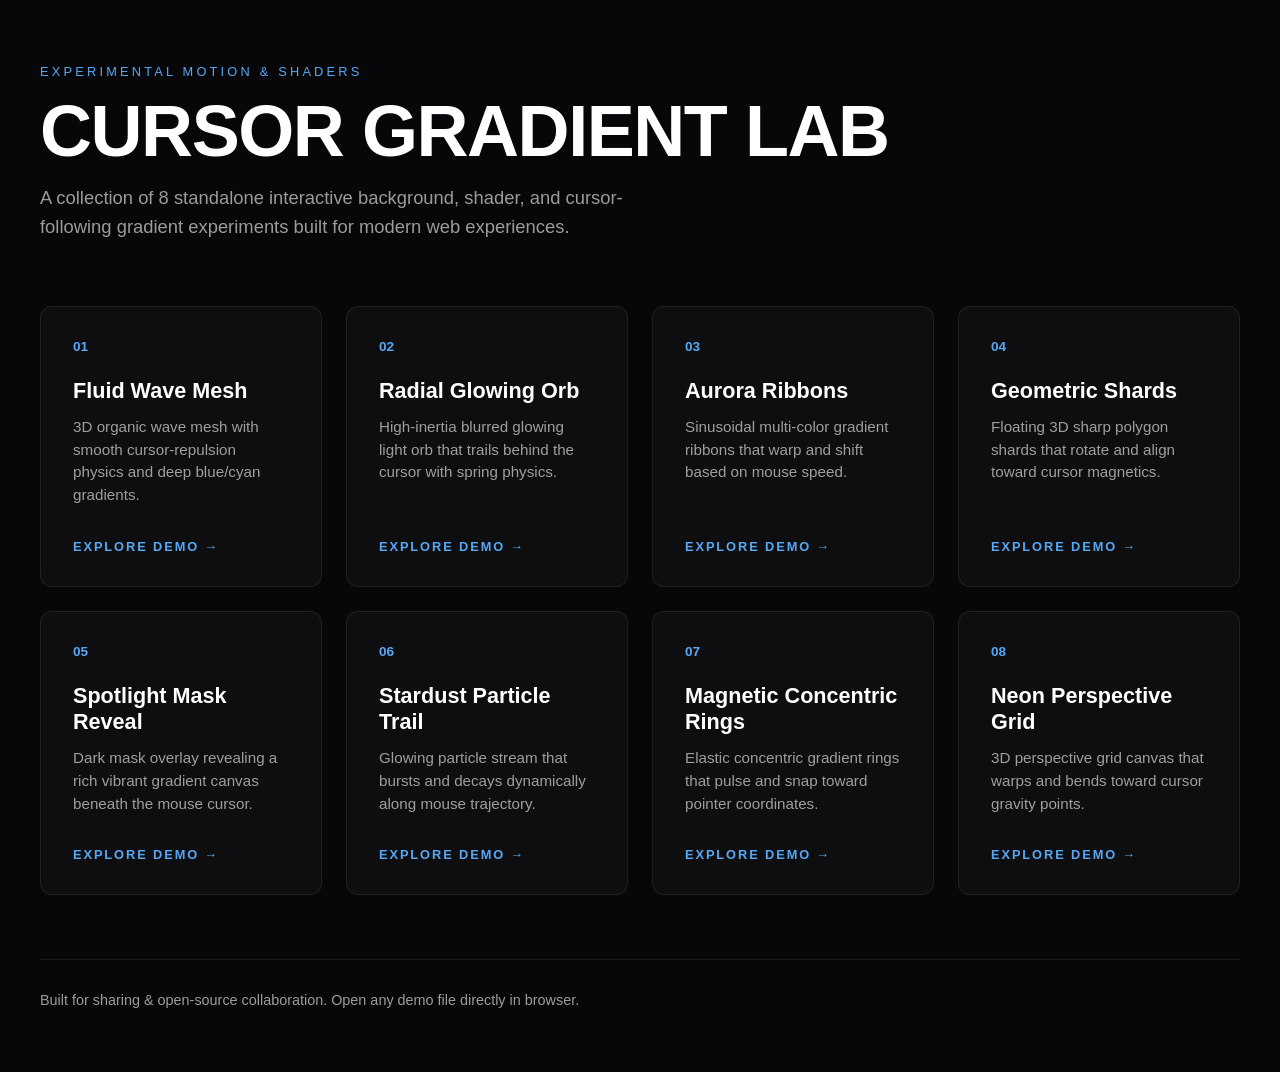
<file: index.html>
<!DOCTYPE html>
<html lang="en">
<head>
  <meta charset="UTF-8" />
  <meta name="viewport" content="width=device-width, initial-scale=1.0" />
  <title>CURSOR GRADIENT LAB — Interactive Backgrounds & Motion Experiments</title>
  <link rel="stylesheet" href="css/gallery.css" />
  <link rel="stylesheet" href="https://api.fontshare.com/v2/css?f[]=clash-display@600,700&f[]=satoshi@400,500,700&display=swap" />
</head>
<body>

  <!-- HEADER -->
  <header class="lab-header">
    <div class="header-tag">EXPERIMENTAL MOTION & SHADERS</div>
    <h1 class="lab-title">CURSOR GRADIENT LAB</h1>
    <p class="lab-subtitle">
      A collection of 8 standalone interactive background, shader, and cursor-following gradient experiments built for modern web experiences.
    </p>
  </header>

  <!-- DEMO GALLERY GRID -->
  <main class="gallery-container">
    <div class="gallery-grid">

      <!-- DEMO 01 -->
      <a href="demos/01-fluid-mesh.html" class="demo-card">
        <div class="demo-badge">01</div>
        <h2 class="demo-title">Fluid Wave Mesh</h2>
        <p class="demo-desc">3D organic wave mesh with smooth cursor-repulsion physics and deep blue/cyan gradients.</p>
        <span class="demo-link-text">EXPLORE DEMO &rarr;</span>
      </a>

      <!-- DEMO 02 -->
      <a href="demos/02-radial-orb.html" class="demo-card">
        <div class="demo-badge">02</div>
        <h2 class="demo-title">Radial Glowing Orb</h2>
        <p class="demo-desc">High-inertia blurred glowing light orb that trails behind the cursor with spring physics.</p>
        <span class="demo-link-text">EXPLORE DEMO &rarr;</span>
      </a>

      <!-- DEMO 03 -->
      <a href="demos/03-aurora-ribbons.html" class="demo-card">
        <div class="demo-badge">03</div>
        <h2 class="demo-title">Aurora Ribbons</h2>
        <p class="demo-desc">Sinusoidal multi-color gradient ribbons that warp and shift based on mouse speed.</p>
        <span class="demo-link-text">EXPLORE DEMO &rarr;</span>
      </a>

      <!-- DEMO 04 -->
      <a href="demos/04-geometric-shards.html" class="demo-card">
        <div class="demo-badge">04</div>
        <h2 class="demo-title">Geometric Shards</h2>
        <p class="demo-desc">Floating 3D sharp polygon shards that rotate and align toward cursor magnetics.</p>
        <span class="demo-link-text">EXPLORE DEMO &rarr;</span>
      </a>

      <!-- DEMO 05 -->
      <a href="demos/05-spotlight-reveal.html" class="demo-card">
        <div class="demo-badge">05</div>
        <h2 class="demo-title">Spotlight Mask Reveal</h2>
        <p class="demo-desc">Dark mask overlay revealing a rich vibrant gradient canvas beneath the mouse cursor.</p>
        <span class="demo-link-text">EXPLORE DEMO &rarr;</span>
      </a>

      <!-- DEMO 06 -->
      <a href="demos/06-particle-trail.html" class="demo-card">
        <div class="demo-badge">06</div>
        <h2 class="demo-title">Stardust Particle Trail</h2>
        <p class="demo-desc">Glowing particle stream that bursts and decays dynamically along mouse trajectory.</p>
        <span class="demo-link-text">EXPLORE DEMO &rarr;</span>
      </a>

      <!-- DEMO 07 -->
      <a href="demos/07-magnetic-rings.html" class="demo-card">
        <div class="demo-badge">07</div>
        <h2 class="demo-title">Magnetic Concentric Rings</h2>
        <p class="demo-desc">Elastic concentric gradient rings that pulse and snap toward pointer coordinates.</p>
        <span class="demo-link-text">EXPLORE DEMO &rarr;</span>
      </a>

      <!-- DEMO 08 -->
      <a href="demos/08-neon-grid.html" class="demo-card">
        <div class="demo-badge">08</div>
        <h2 class="demo-title">Neon Perspective Grid</h2>
        <p class="demo-desc">3D perspective grid canvas that warps and bends toward cursor gravity points.</p>
        <span class="demo-link-text">EXPLORE DEMO &rarr;</span>
      </a>

    </div>
  </main>

  <!-- FOOTER -->
  <footer class="lab-footer">
    <p>Built for sharing & open-source collaboration. Open any demo file directly in browser.</p>
  </footer>

  <script src="js/gallery.js"></script>
</body>
</html>
</file>
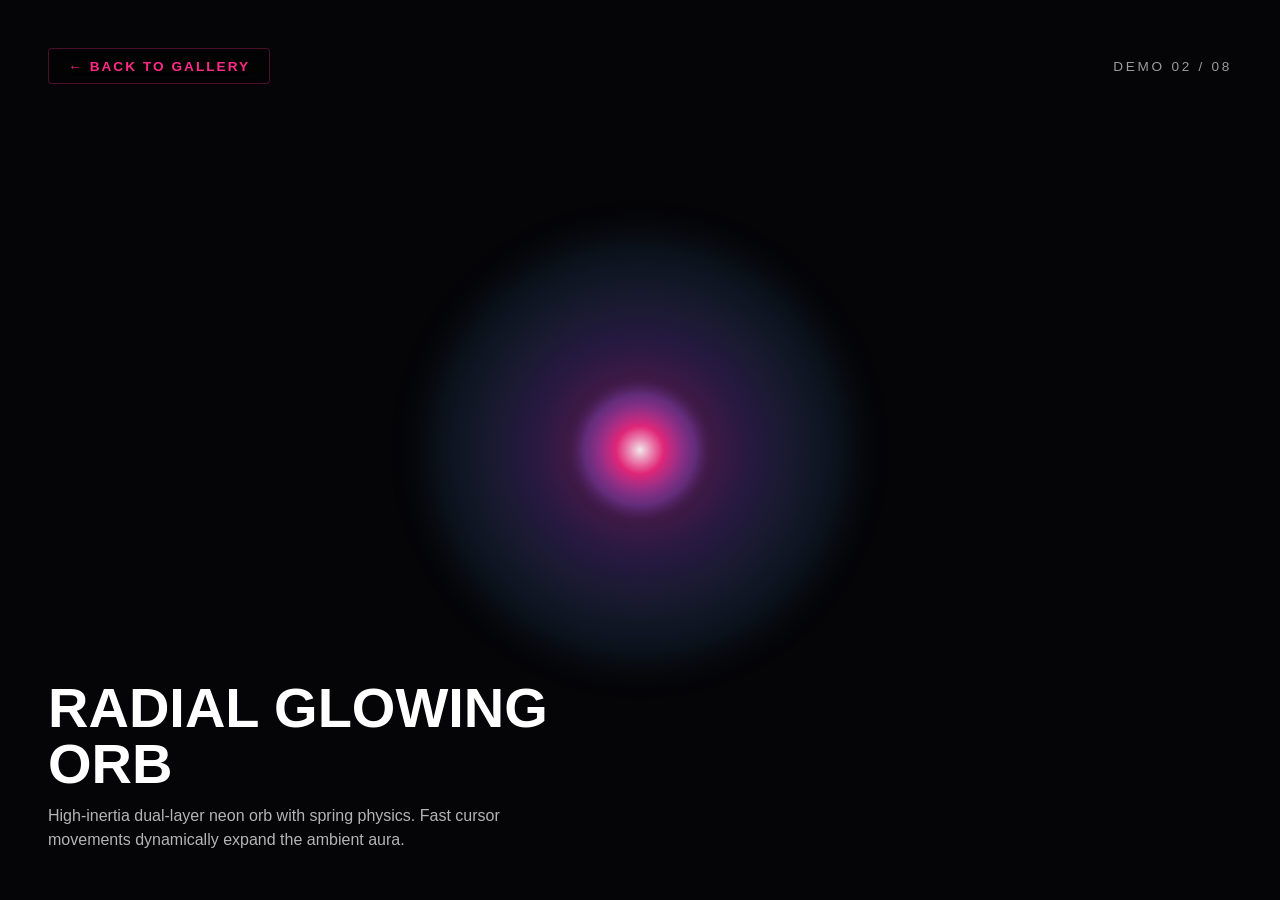
<file: demos/02-radial-orb.html>
<!DOCTYPE html>
<html lang="en">
<head>
  <meta charset="UTF-8" />
  <meta name="viewport" content="width=device-width, initial-scale=1.0" />
  <title>02 — Radial Glowing Orb | Cursor Gradient Lab</title>
  <link rel="stylesheet" href="https://api.fontshare.com/v2/css?f[]=clash-display@600,700&f[]=satoshi@400,500,700&display=swap" />
  <style>
    *, *::before, *::after { box-sizing: border-box; margin: 0; padding: 0; }
    body {
      background: #050508;
      color: #ffffff;
      font-family: 'Satoshi', sans-serif;
      overflow: hidden;
      width: 100vw;
      height: 100vh;
    }
    #orb-canvas {
      position: fixed;
      inset: 0;
      width: 100%;
      height: 100%;
      z-index: 1;
    }
    .hud {
      position: fixed;
      inset: 0;
      z-index: 10;
      pointer-events: none;
      padding: 3rem;
      display: flex;
      flex-direction: column;
      justify-content: space-between;
    }
    .hud-top {
      display: flex;
      justify-content: space-between;
      align-items: center;
    }
    .back-btn {
      pointer-events: auto;
      font-family: 'Clash Display', sans-serif;
      font-size: 0.85rem;
      font-weight: 700;
      letter-spacing: 0.15em;
      color: #FF2A85;
      text-decoration: none;
      padding: 0.6rem 1.2rem;
      border: 1px solid rgba(255, 42, 133, 0.3);
      border-radius: 4px;
      background: rgba(0, 0, 0, 0.4);
      backdrop-filter: blur(10px);
      transition: all 0.3s ease;
    }
    .back-btn:hover {
      background: #FF2A85;
      color: #000000;
    }
    .demo-tag {
      font-family: 'Clash Display', sans-serif;
      font-size: 0.85rem;
      letter-spacing: 0.2em;
      color: rgba(255, 255, 255, 0.6);
    }
    .hud-bottom {
      max-width: 500px;
    }
    .hud-title {
      font-family: 'Clash Display', sans-serif;
      font-size: clamp(2rem, 5vw, 3.5rem);
      font-weight: 700;
      line-height: 1;
      margin-bottom: 0.75rem;
    }
    .hud-desc {
      font-size: 1rem;
      color: rgba(255, 255, 255, 0.7);
      line-height: 1.5;
    }
  </style>
</head>
<body>

  <canvas id="orb-canvas"></canvas>

  <div class="hud">
    <div class="hud-top">
      <a href="../index.html" class="back-btn">&larr; BACK TO GALLERY</a>
      <span class="demo-tag">DEMO 02 / 08</span>
    </div>
    <div class="hud-bottom">
      <h1 class="hud-title">RADIAL GLOWING ORB</h1>
      <p class="hud-desc">High-inertia dual-layer neon orb with spring physics. Fast cursor movements dynamically expand the ambient aura.</p>
    </div>
  </div>

  <script>
    const canvas = document.getElementById('orb-canvas');
    const ctx = canvas.getContext('2d');

    function resize() {
      canvas.width = window.innerWidth;
      canvas.height = window.innerHeight;
    }
    window.addEventListener('resize', resize);
    resize();

    let mouse = { x: window.innerWidth / 2, y: window.innerHeight / 2 };
    let prevMouse = { x: mouse.x, y: mouse.y };
    let velocity = 0;

    // Outer Aura Pos (Slow lerp)
    let aura = { x: mouse.x, y: mouse.y };
    // Inner Core Pos (Fast lerp)
    let core = { x: mouse.x, y: mouse.y };

    window.addEventListener('mousemove', (e) => {
      mouse.x = e.clientX;
      mouse.y = e.clientY;
    });

    function render() {
      ctx.clearRect(0, 0, canvas.width, canvas.height);

      // Calculate cursor velocity
      const dx = mouse.x - prevMouse.x;
      const dy = mouse.y - prevMouse.y;
      const speed = Math.sqrt(dx * dx + dy * dy);
      velocity += (speed - velocity) * 0.1;
      prevMouse.x = mouse.x;
      prevMouse.y = mouse.y;

      // Lerp physics
      aura.x += (mouse.x - aura.x) * 0.04;
      aura.y += (mouse.y - aura.y) * 0.04;

      core.x += (mouse.x - core.x) * 0.15;
      core.y += (mouse.y - core.y) * 0.15;

      // Dynamic aura radius based on speed
      const baseRadius = 250;
      const dynamicRadius = baseRadius + Math.min(velocity * 8, 180);

      // 1. Draw Outer Ambient Glow (Aura)
      const auraGrad = ctx.createRadialGradient(
        aura.x, aura.y, 10,
        aura.x, aura.y, dynamicRadius
      );
      auraGrad.addColorStop(0, 'rgba(255, 42, 133, 0.45)');
      auraGrad.addColorStop(0.4, 'rgba(148, 86, 237, 0.25)');
      auraGrad.addColorStop(0.8, 'rgba(86, 168, 244, 0.08)');
      auraGrad.addColorStop(1, 'rgba(0, 0, 0, 0)');

      ctx.fillStyle = auraGrad;
      ctx.beginPath();
      ctx.arc(aura.x, aura.y, dynamicRadius, 0, Math.PI * 2);
      ctx.fill();

      // 2. Draw Inner Core Light
      const coreRadius = 80;
      const coreGrad = ctx.createRadialGradient(
        core.x, core.y, 0,
        core.x, core.y, coreRadius
      );
      coreGrad.addColorStop(0, 'rgba(255, 255, 255, 0.9)');
      coreGrad.addColorStop(0.3, 'rgba(255, 42, 133, 0.8)');
      coreGrad.addColorStop(0.7, 'rgba(148, 86, 237, 0.3)');
      coreGrad.addColorStop(1, 'rgba(0, 0, 0, 0)');

      ctx.fillStyle = coreGrad;
      ctx.beginPath();
      ctx.arc(core.x, core.y, coreRadius, 0, Math.PI * 2);
      ctx.fill();

      requestAnimationFrame(render);
    }

    render();
  </script>
</body>
</html>
</file>
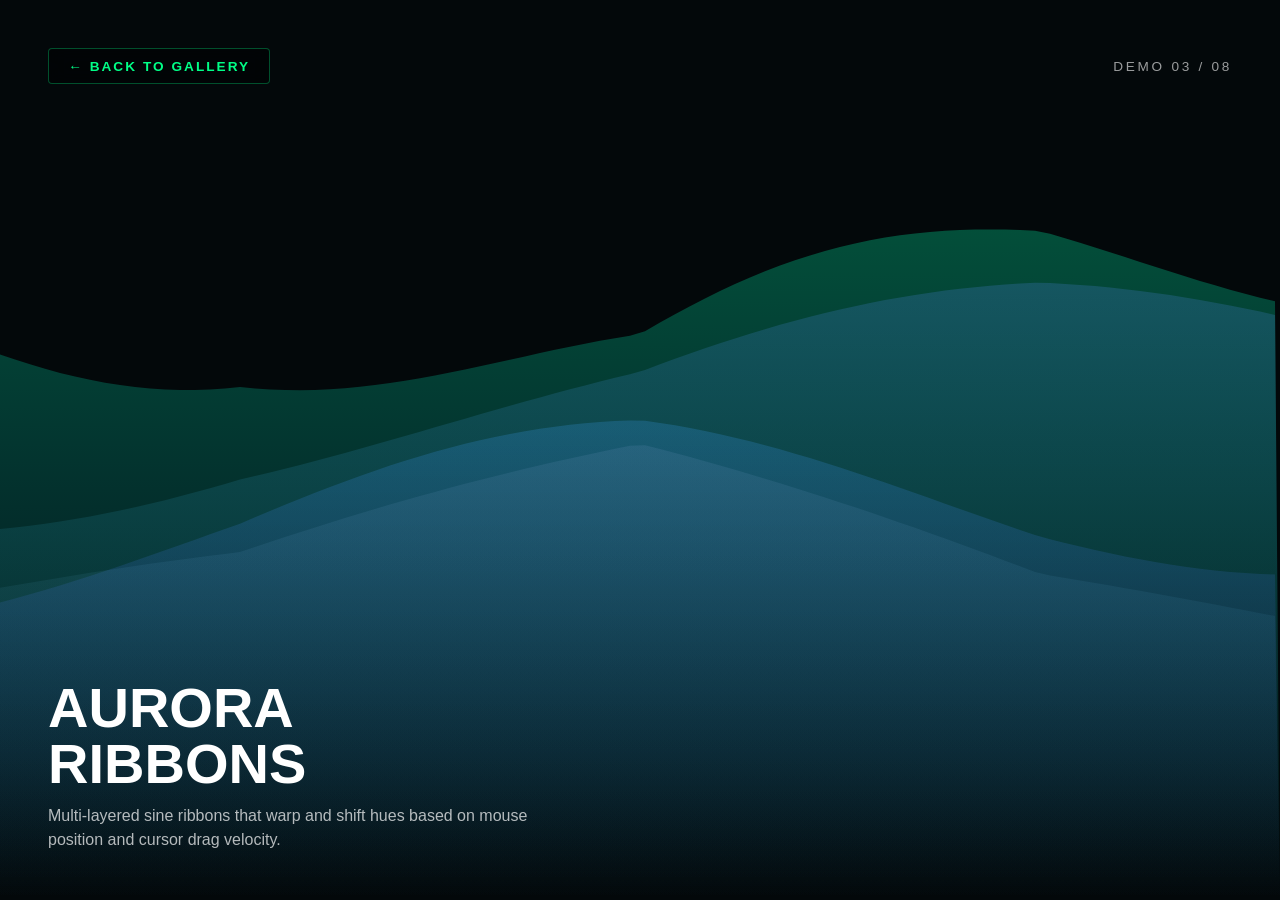
<file: demos/03-aurora-ribbons.html>
<!DOCTYPE html>
<html lang="en">
<head>
  <meta charset="UTF-8" />
  <meta name="viewport" content="width=device-width, initial-scale=1.0" />
  <title>03 — Aurora Ribbons | Cursor Gradient Lab</title>
  <link rel="stylesheet" href="https://api.fontshare.com/v2/css?f[]=clash-display@600,700&f[]=satoshi@400,500,700&display=swap" />
  <style>
    *, *::before, *::after { box-sizing: border-box; margin: 0; padding: 0; }
    body {
      background: #03080A;
      color: #ffffff;
      font-family: 'Satoshi', sans-serif;
      overflow: hidden;
      width: 100vw;
      height: 100vh;
    }
    #aurora-canvas {
      position: fixed;
      inset: 0;
      width: 100%;
      height: 100%;
      z-index: 1;
    }
    .hud {
      position: fixed;
      inset: 0;
      z-index: 10;
      pointer-events: none;
      padding: 3rem;
      display: flex;
      flex-direction: column;
      justify-content: space-between;
    }
    .hud-top {
      display: flex;
      justify-content: space-between;
      align-items: center;
    }
    .back-btn {
      pointer-events: auto;
      font-family: 'Clash Display', sans-serif;
      font-size: 0.85rem;
      font-weight: 700;
      letter-spacing: 0.15em;
      color: #00FF87;
      text-decoration: none;
      padding: 0.6rem 1.2rem;
      border: 1px solid rgba(0, 255, 135, 0.3);
      border-radius: 4px;
      background: rgba(0, 0, 0, 0.4);
      backdrop-filter: blur(10px);
      transition: all 0.3s ease;
    }
    .back-btn:hover {
      background: #00FF87;
      color: #000000;
    }
    .demo-tag {
      font-family: 'Clash Display', sans-serif;
      font-size: 0.85rem;
      letter-spacing: 0.2em;
      color: rgba(255, 255, 255, 0.6);
    }
    .hud-bottom {
      max-width: 500px;
    }
    .hud-title {
      font-family: 'Clash Display', sans-serif;
      font-size: clamp(2rem, 5vw, 3.5rem);
      font-weight: 700;
      line-height: 1;
      margin-bottom: 0.75rem;
    }
    .hud-desc {
      font-size: 1rem;
      color: rgba(255, 255, 255, 0.7);
      line-height: 1.5;
    }
  </style>
</head>
<body>

  <canvas id="aurora-canvas"></canvas>

  <div class="hud">
    <div class="hud-top">
      <a href="../index.html" class="back-btn">&larr; BACK TO GALLERY</a>
      <span class="demo-tag">DEMO 03 / 08</span>
    </div>
    <div class="hud-bottom">
      <h1 class="hud-title">AURORA RIBBONS</h1>
      <p class="hud-desc">Multi-layered sine ribbons that warp and shift hues based on mouse position and cursor drag velocity.</p>
    </div>
  </div>

  <script>
    const canvas = document.getElementById('aurora-canvas');
    const ctx = canvas.getContext('2d');

    function resize() {
      canvas.width = window.innerWidth;
      canvas.height = window.innerHeight;
    }
    window.addEventListener('resize', resize);
    resize();

    let mouse = { x: canvas.width / 2, y: canvas.height / 2, targetX: canvas.width / 2, targetY: canvas.height / 2 };
    let time = 0;

    window.addEventListener('mousemove', (e) => {
      mouse.targetX = e.clientX;
      mouse.targetY = e.clientY;
    });

    const ribbons = [
      { color1: 'rgba(0, 255, 135, 0.4)', color2: 'rgba(0, 212, 255, 0)', speed: 0.008, amp: 80, freq: 0.005 },
      { color1: 'rgba(112, 0, 255, 0.35)', color2: 'rgba(0, 255, 135, 0)', speed: 0.012, amp: 110, freq: 0.003 },
      { color1: 'rgba(0, 240, 255, 0.4)', color2: 'rgba(112, 0, 255, 0)', speed: 0.006, amp: 90, freq: 0.004 },
      { color1: 'rgba(255, 0, 122, 0.25)', color2: 'rgba(0, 240, 255, 0)', speed: 0.01, amp: 130, freq: 0.002 }
    ];

    function render() {
      time += 0.015;

      // Smooth lerp mouse
      mouse.x += (mouse.targetX - mouse.x) * 0.05;
      mouse.y += (mouse.targetY - mouse.y) * 0.05;

      ctx.fillStyle = '#03080A';
      ctx.fillRect(0, 0, canvas.width, canvas.height);

      ctx.globalCompositeOperation = 'screen';

      ribbons.forEach((r, idx) => {
        ctx.beginPath();
        const baseOffsetY = canvas.height * 0.3 + idx * 120;

        ctx.moveTo(0, canvas.height);

        for (let x = 0; x <= canvas.width; x += 15) {
          // Cursor distance influence
          const distToMouse = Math.abs(x - mouse.x);
          const mouseEffect = Math.max(0, (400 - distToMouse) / 400) * (mouse.y - baseOffsetY) * 0.5;

          const y = baseOffsetY + 
                    Math.sin(x * r.freq + time * r.speed * 100 + idx) * r.amp +
                    Math.cos(x * 0.002 - time * 0.5) * 40 + 
                    mouseEffect;

          if (x === 0) {
            ctx.moveTo(x, y);
          } else {
            ctx.lineTo(x, y);
          }
        }

        ctx.lineTo(canvas.width, canvas.height);
        ctx.lineTo(0, canvas.height);
        ctx.closePath();

        const grad = ctx.createLinearGradient(0, 0, 0, canvas.height);
        grad.addColorStop(0, r.color1);
        grad.addColorStop(1, r.color2);

        ctx.fillStyle = grad;
        ctx.fill();
      });

      ctx.globalCompositeOperation = 'source-over';

      requestAnimationFrame(render);
    }

    render();
  </script>
</body>
</html>
</file>
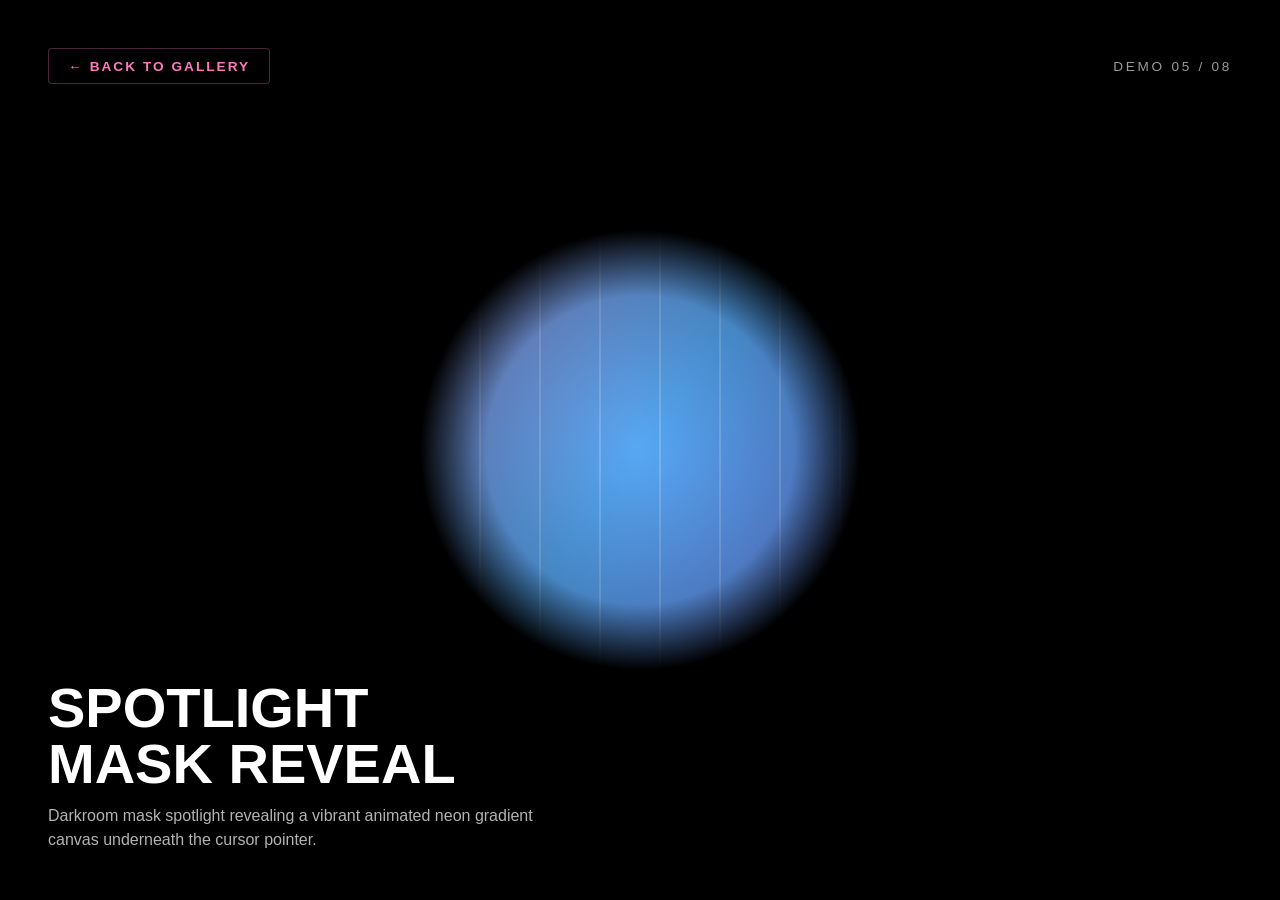
<file: demos/05-spotlight-reveal.html>
<!DOCTYPE html>
<html lang="en">
<head>
  <meta charset="UTF-8" />
  <meta name="viewport" content="width=device-width, initial-scale=1.0" />
  <title>05 — Spotlight Mask Reveal | Cursor Gradient Lab</title>
  <link rel="stylesheet" href="https://api.fontshare.com/v2/css?f[]=clash-display@600,700&f[]=satoshi@400,500,700&display=swap" />
  <style>
    *, *::before, *::after { box-sizing: border-box; margin: 0; padding: 0; }
    body {
      background: #000000;
      color: #ffffff;
      font-family: 'Satoshi', sans-serif;
      overflow: hidden;
      width: 100vw;
      height: 100vh;
    }
    #reveal-canvas {
      position: fixed;
      inset: 0;
      width: 100%;
      height: 100%;
      z-index: 1;
    }
    .hud {
      position: fixed;
      inset: 0;
      z-index: 10;
      pointer-events: none;
      padding: 3rem;
      display: flex;
      flex-direction: column;
      justify-content: space-between;
    }
    .hud-top {
      display: flex;
      justify-content: space-between;
      align-items: center;
    }
    .back-btn {
      pointer-events: auto;
      font-family: 'Clash Display', sans-serif;
      font-size: 0.85rem;
      font-weight: 700;
      letter-spacing: 0.15em;
      color: #FF7ABD;
      text-decoration: none;
      padding: 0.6rem 1.2rem;
      border: 1px solid rgba(255, 122, 189, 0.3);
      border-radius: 4px;
      background: rgba(0, 0, 0, 0.6);
      backdrop-filter: blur(10px);
      transition: all 0.3s ease;
    }
    .back-btn:hover {
      background: #FF7ABD;
      color: #000000;
    }
    .demo-tag {
      font-family: 'Clash Display', sans-serif;
      font-size: 0.85rem;
      letter-spacing: 0.2em;
      color: rgba(255, 255, 255, 0.6);
    }
    .hud-bottom {
      max-width: 500px;
    }
    .hud-title {
      font-family: 'Clash Display', sans-serif;
      font-size: clamp(2rem, 5vw, 3.5rem);
      font-weight: 700;
      line-height: 1;
      margin-bottom: 0.75rem;
    }
    .hud-desc {
      font-size: 1rem;
      color: rgba(255, 255, 255, 0.7);
      line-height: 1.5;
    }
  </style>
</head>
<body>

  <canvas id="reveal-canvas"></canvas>

  <div class="hud">
    <div class="hud-top">
      <a href="../index.html" class="back-btn">&larr; BACK TO GALLERY</a>
      <span class="demo-tag">DEMO 05 / 08</span>
    </div>
    <div class="hud-bottom">
      <h1 class="hud-title">SPOTLIGHT MASK REVEAL</h1>
      <p class="hud-desc">Darkroom mask spotlight revealing a vibrant animated neon gradient canvas underneath the cursor pointer.</p>
    </div>
  </div>

  <script>
    const canvas = document.getElementById('reveal-canvas');
    const ctx = canvas.getContext('2d');

    function resize() {
      canvas.width = window.innerWidth;
      canvas.height = window.innerHeight;
    }
    window.addEventListener('resize', resize);
    resize();

    let mouse = { x: canvas.width / 2, y: canvas.height / 2 };
    let spotlightPos = { x: mouse.x, y: mouse.y };
    let time = 0;

    window.addEventListener('mousemove', (e) => {
      mouse.x = e.clientX;
      mouse.y = e.clientY;
    });

    function drawUnderlyingGradient() {
      // Animated multi-point gradient background
      const angle = time * 0.5;
      const x1 = canvas.width / 2 + Math.cos(angle) * 300;
      const y1 = canvas.height / 2 + Math.sin(angle) * 300;

      const grad = ctx.createLinearGradient(0, 0, canvas.width, canvas.height);
      grad.addColorStop(0, '#FF7ABD');
      grad.addColorStop(0.5, '#56A8F4');
      grad.addColorStop(1, '#9456ED');

      ctx.fillStyle = grad;
      ctx.fillRect(0, 0, canvas.width, canvas.height);

      // Draw background pattern
      ctx.strokeStyle = 'rgba(255, 255, 255, 0.2)';
      ctx.lineWidth = 2;
      const step = 60;
      for (let x = 0; x < canvas.width; x += step) {
        ctx.beginPath();
        ctx.moveTo(x, 0);
        ctx.lineTo(x, canvas.height);
        ctx.stroke();
      }
    }

    function render() {
      time += 0.02;

      // Smooth spotlight tracking
      spotlightPos.x += (mouse.x - spotlightPos.x) * 0.12;
      spotlightPos.y += (mouse.y - spotlightPos.y) * 0.12;

      // 1. Draw hidden vibrant background
      drawUnderlyingGradient();

      // 2. Apply dark mask with composite operations
      ctx.globalCompositeOperation = 'destination-in';

      const radius = 220;
      const spotGrad = ctx.createRadialGradient(
        spotlightPos.x, spotlightPos.y, 0,
        spotlightPos.x, spotlightPos.y, radius
      );
      spotGrad.addColorStop(0, 'rgba(0, 0, 0, 1)');
      spotGrad.addColorStop(0.7, 'rgba(0, 0, 0, 0.8)');
      spotGrad.addColorStop(1, 'rgba(0, 0, 0, 0)');

      ctx.fillStyle = spotGrad;
      ctx.beginPath();
      ctx.arc(spotlightPos.x, spotlightPos.y, radius, 0, Math.PI * 2);
      ctx.fill();

      ctx.globalCompositeOperation = 'source-over';

      requestAnimationFrame(render);
    }

    render();
  </script>
</body>
</html>
</file>
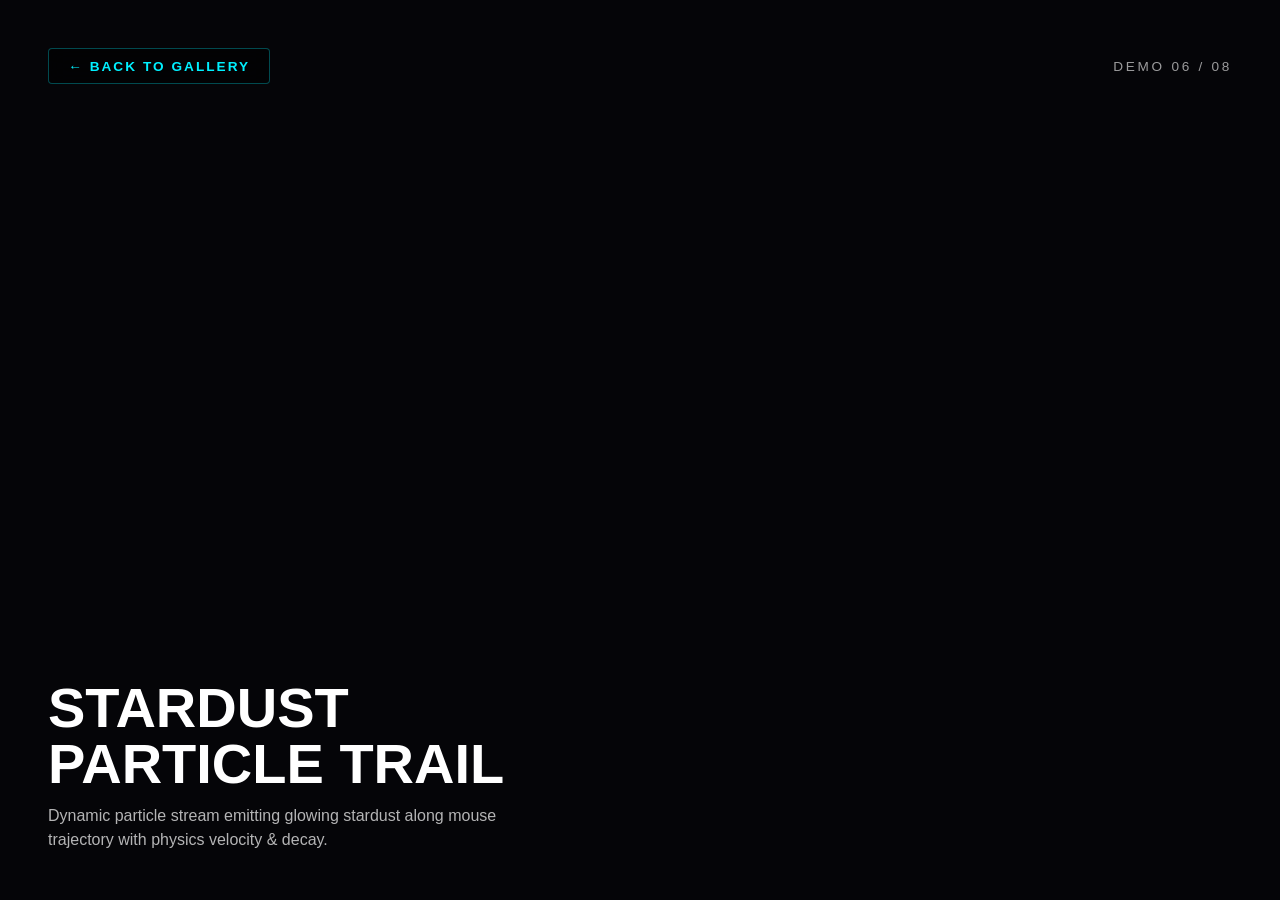
<file: demos/06-particle-trail.html>
<!DOCTYPE html>
<html lang="en">
<head>
  <meta charset="UTF-8" />
  <meta name="viewport" content="width=device-width, initial-scale=1.0" />
  <title>06 — Stardust Particle Trail | Cursor Gradient Lab</title>
  <link rel="stylesheet" href="https://api.fontshare.com/v2/css?f[]=clash-display@600,700&f[]=satoshi@400,500,700&display=swap" />
  <style>
    *, *::before, *::after { box-sizing: border-box; margin: 0; padding: 0; }
    body {
      background: #050508;
      color: #ffffff;
      font-family: 'Satoshi', sans-serif;
      overflow: hidden;
      width: 100vw;
      height: 100vh;
    }
    #particle-canvas {
      position: fixed;
      inset: 0;
      width: 100%;
      height: 100%;
      z-index: 1;
    }
    .hud {
      position: fixed;
      inset: 0;
      z-index: 10;
      pointer-events: none;
      padding: 3rem;
      display: flex;
      flex-direction: column;
      justify-content: space-between;
    }
    .hud-top {
      display: flex;
      justify-content: space-between;
      align-items: center;
    }
    .back-btn {
      pointer-events: auto;
      font-family: 'Clash Display', sans-serif;
      font-size: 0.85rem;
      font-weight: 700;
      letter-spacing: 0.15em;
      color: #00F0FF;
      text-decoration: none;
      padding: 0.6rem 1.2rem;
      border: 1px solid rgba(0, 240, 255, 0.3);
      border-radius: 4px;
      background: rgba(0, 0, 0, 0.5);
      backdrop-filter: blur(10px);
      transition: all 0.3s ease;
    }
    .back-btn:hover {
      background: #00F0FF;
      color: #000000;
    }
    .demo-tag {
      font-family: 'Clash Display', sans-serif;
      font-size: 0.85rem;
      letter-spacing: 0.2em;
      color: rgba(255, 255, 255, 0.6);
    }
    .hud-bottom {
      max-width: 500px;
    }
    .hud-title {
      font-family: 'Clash Display', sans-serif;
      font-size: clamp(2rem, 5vw, 3.5rem);
      font-weight: 700;
      line-height: 1;
      margin-bottom: 0.75rem;
    }
    .hud-desc {
      font-size: 1rem;
      color: rgba(255, 255, 255, 0.7);
      line-height: 1.5;
    }
  </style>
</head>
<body>

  <canvas id="particle-canvas"></canvas>

  <div class="hud">
    <div class="hud-top">
      <a href="../index.html" class="back-btn">&larr; BACK TO GALLERY</a>
      <span class="demo-tag">DEMO 06 / 08</span>
    </div>
    <div class="hud-bottom">
      <h1 class="hud-title">STARDUST PARTICLE TRAIL</h1>
      <p class="hud-desc">Dynamic particle stream emitting glowing stardust along mouse trajectory with physics velocity & decay.</p>
    </div>
  </div>

  <script>
    const canvas = document.getElementById('particle-canvas');
    const ctx = canvas.getContext('2d');

    function resize() {
      canvas.width = window.innerWidth;
      canvas.height = window.innerHeight;
    }
    window.addEventListener('resize', resize);
    resize();

    const particles = [];
    const colors = ['#00F0FF', '#FF7ABD', '#9456ED', '#D3A140'];

    class Particle {
      constructor(x, y) {
        this.x = x;
        this.y = y;
        this.size = Math.random() * 4 + 2;
        this.color = colors[Math.floor(Math.random() * colors.length)];
        
        const angle = Math.random() * Math.PI * 2;
        const speed = Math.random() * 3 + 0.5;
        this.vx = Math.cos(angle) * speed;
        this.vy = Math.sin(angle) * speed;
        
        this.life = 1;
        this.decay = Math.random() * 0.02 + 0.01;
      }

      update() {
        this.x += this.vx;
        this.y += this.vy;
        this.vx *= 0.96;
        this.vy *= 0.96;
        this.life -= this.decay;
      }

      draw() {
        ctx.save();
        ctx.globalAlpha = Math.max(0, this.life);
        ctx.fillStyle = this.color;
        ctx.beginPath();
        ctx.arc(this.x, this.y, this.size, 0, Math.PI * 2);
        ctx.fill();

        // Glow ring
        ctx.shadowColor = this.color;
        ctx.shadowBlur = 10;
        ctx.fill();
        ctx.restore();
      }
    }

    let mouse = { x: -100, y: -100, prevX: -100, prevY: -100 };

    window.addEventListener('mousemove', (e) => {
      mouse.x = e.clientX;
      mouse.y = e.clientY;

      const dist = Math.hypot(mouse.x - mouse.prevX, mouse.y - mouse.prevY);
      const spawnCount = Math.min(Math.floor(dist / 4) + 1, 8);

      for (let i = 0; i < spawnCount; i++) {
        particles.push(new Particle(mouse.x, mouse.y));
      }

      mouse.prevX = mouse.x;
      mouse.prevY = mouse.y;
    });

    function animate() {
      ctx.fillStyle = '#050508';
      ctx.fillRect(0, 0, canvas.width, canvas.height);

      ctx.globalCompositeOperation = 'lighter';

      for (let i = particles.length - 1; i >= 0; i--) {
        const p = particles[i];
        p.update();
        p.draw();

        if (p.life <= 0) {
          particles.splice(i, 1);
        }
      }

      ctx.globalCompositeOperation = 'source-over';

      requestAnimationFrame(animate);
    }

    animate();
  </script>
</body>
</html>
</file>
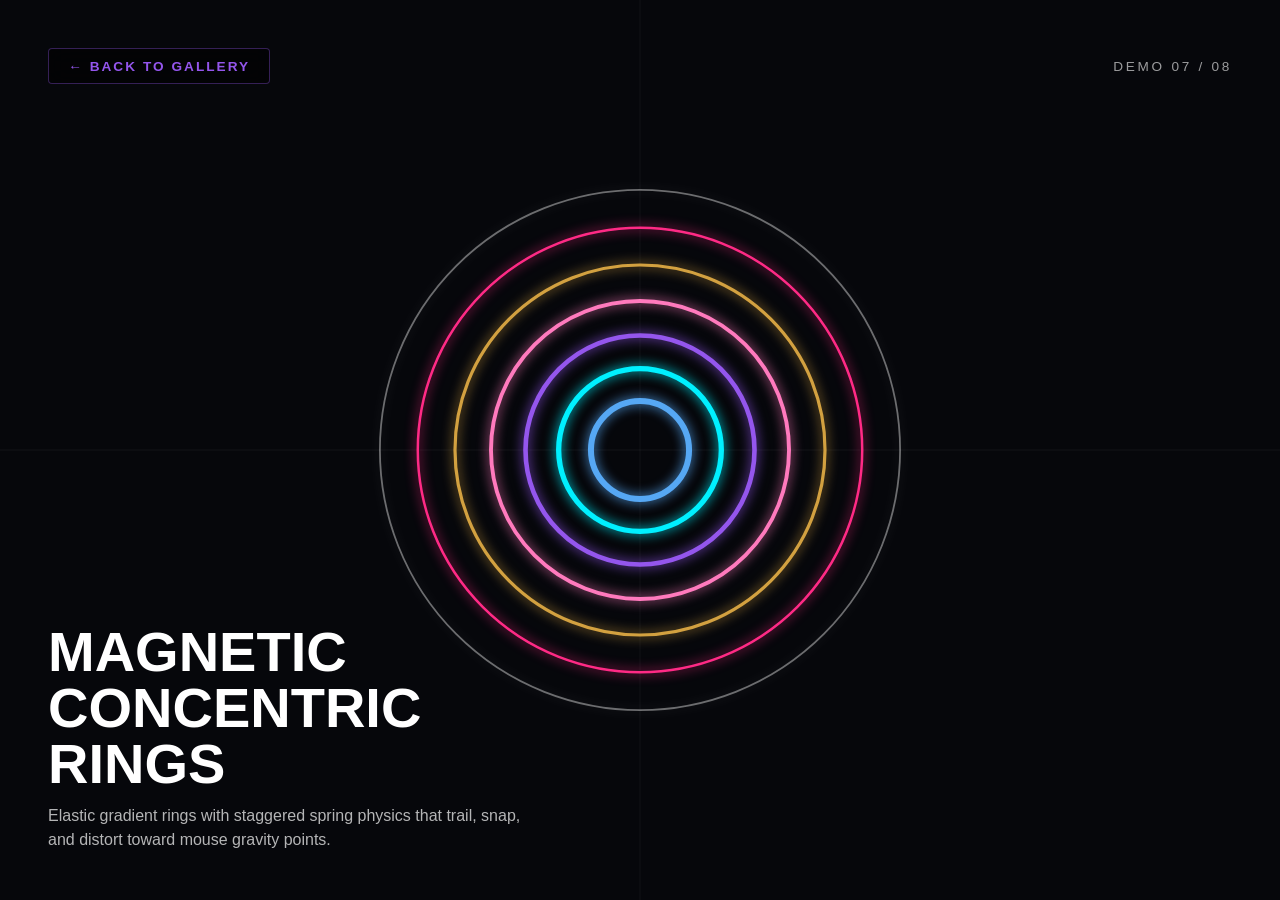
<file: demos/07-magnetic-rings.html>
<!DOCTYPE html>
<html lang="en">
<head>
  <meta charset="UTF-8" />
  <meta name="viewport" content="width=device-width, initial-scale=1.0" />
  <title>07 — Magnetic Concentric Rings | Cursor Gradient Lab</title>
  <link rel="stylesheet" href="https://api.fontshare.com/v2/css?f[]=clash-display@600,700&f[]=satoshi@400,500,700&display=swap" />
  <style>
    *, *::before, *::after { box-sizing: border-box; margin: 0; padding: 0; }
    body {
      background: #06070B;
      color: #ffffff;
      font-family: 'Satoshi', sans-serif;
      overflow: hidden;
      width: 100vw;
      height: 100vh;
    }
    #rings-canvas {
      position: fixed;
      inset: 0;
      width: 100%;
      height: 100%;
      z-index: 1;
    }
    .hud {
      position: fixed;
      inset: 0;
      z-index: 10;
      pointer-events: none;
      padding: 3rem;
      display: flex;
      flex-direction: column;
      justify-content: space-between;
    }
    .hud-top {
      display: flex;
      justify-content: space-between;
      align-items: center;
    }
    .back-btn {
      pointer-events: auto;
      font-family: 'Clash Display', sans-serif;
      font-size: 0.85rem;
      font-weight: 700;
      letter-spacing: 0.15em;
      color: #9456ED;
      text-decoration: none;
      padding: 0.6rem 1.2rem;
      border: 1px solid rgba(148, 86, 237, 0.35);
      border-radius: 4px;
      background: rgba(0, 0, 0, 0.5);
      backdrop-filter: blur(10px);
      transition: all 0.3s ease;
    }
    .back-btn:hover {
      background: #9456ED;
      color: #000000;
    }
    .demo-tag {
      font-family: 'Clash Display', sans-serif;
      font-size: 0.85rem;
      letter-spacing: 0.2em;
      color: rgba(255, 255, 255, 0.6);
    }
    .hud-bottom {
      max-width: 500px;
    }
    .hud-title {
      font-family: 'Clash Display', sans-serif;
      font-size: clamp(2rem, 5vw, 3.5rem);
      font-weight: 700;
      line-height: 1;
      margin-bottom: 0.75rem;
    }
    .hud-desc {
      font-size: 1rem;
      color: rgba(255, 255, 255, 0.7);
      line-height: 1.5;
    }
  </style>
</head>
<body>

  <canvas id="rings-canvas"></canvas>

  <div class="hud">
    <div class="hud-top">
      <a href="../index.html" class="back-btn">&larr; BACK TO GALLERY</a>
      <span class="demo-tag">DEMO 07 / 08</span>
    </div>
    <div class="hud-bottom">
      <h1 class="hud-title">MAGNETIC CONCENTRIC RINGS</h1>
      <p class="hud-desc">Elastic gradient rings with staggered spring physics that trail, snap, and distort toward mouse gravity points.</p>
    </div>
  </div>

  <script>
    const canvas = document.getElementById('rings-canvas');
    const ctx = canvas.getContext('2d');

    function resize() {
      canvas.width = window.innerWidth;
      canvas.height = window.innerHeight;
    }
    window.addEventListener('resize', resize);
    resize();

    let mouse = { x: canvas.width / 2, y: canvas.height / 2 };
    let time = 0;

    window.addEventListener('mousemove', (e) => {
      mouse.x = e.clientX;
      mouse.y = e.clientY;
    });

    const ringCount = 7;
    const rings = [];

    for (let i = 0; i < ringCount; i++) {
      rings.push({
        x: mouse.x,
        y: mouse.y,
        radius: (i + 1) * 35 + 15,
        lineWidth: Math.max(1, 6 - i * 0.7),
        ease: 0.25 - i * 0.03, // Inner rings move fast, outer rings lag behind
        color: [
          '#56A8F4',
          '#00F0FF',
          '#9456ED',
          '#FF7ABD',
          '#D3A140',
          '#FF2A85',
          'rgba(255,255,255,0.4)'
        ][i]
      });
    }

    function render() {
      time += 0.02;

      ctx.fillStyle = '#06070B';
      ctx.fillRect(0, 0, canvas.width, canvas.height);

      // Draw connecting crosshairs from center
      ctx.strokeStyle = 'rgba(255, 255, 255, 0.05)';
      ctx.lineWidth = 1;
      ctx.beginPath();
      ctx.moveTo(mouse.x, 0); ctx.lineTo(mouse.x, canvas.height);
      ctx.moveTo(0, mouse.y); ctx.lineTo(canvas.width, mouse.y);
      ctx.stroke();

      rings.forEach((ring, idx) => {
        // Elastic spring lerp
        ring.x += (mouse.x - ring.x) * ring.ease;
        ring.y += (mouse.y - ring.y) * ring.ease;

        // Subtle pulsing wave radius
        const pulse = Math.sin(time * 3 + idx * 0.5) * 6;
        const currentRadius = ring.radius + pulse;

        ctx.save();
        ctx.beginPath();
        ctx.arc(ring.x, ring.y, currentRadius, 0, Math.PI * 2);
        ctx.strokeStyle = ring.color;
        ctx.lineWidth = ring.lineWidth;
        ctx.shadowColor = ring.color;
        ctx.shadowBlur = 12;
        ctx.stroke();
        ctx.restore();
      });

      requestAnimationFrame(render);
    }

    render();
  </script>
</body>
</html>
</file>
<file: css/gallery.css>
*, *::before, *::after {
  box-sizing: border-box;
  margin: 0;
  padding: 0;
}

:root {
  --bg: #070709;
  --card-bg: rgba(255, 255, 255, 0.03);
  --card-border: rgba(255, 255, 255, 0.08);
  --text: #ffffff;
  --text-muted: rgba(255, 255, 255, 0.6);
  --accent: #56a8f4;
  --font-display: 'Clash Display', -apple-system, BlinkMacSystemFont, sans-serif;
  --font-body: 'Satoshi', -apple-system, BlinkMacSystemFont, sans-serif;
}

body {
  background-color: var(--bg);
  color: var(--text);
  font-family: var(--font-body);
  min-height: 100vh;
  display: flex;
  flex-direction: column;
  padding: 4rem 2rem;
  -webkit-font-smoothing: antialiased;
}

/* Header */
.lab-header {
  max-width: 1200px;
  margin: 0 auto 4rem auto;
  width: 100%;
}

.header-tag {
  font-family: var(--font-display);
  font-size: 0.8rem;
  letter-spacing: 0.25em;
  color: var(--accent);
  margin-bottom: 1rem;
  text-transform: uppercase;
}

.lab-title {
  font-family: var(--font-display);
  font-size: clamp(2.5rem, 6vw, 4.5rem);
  font-weight: 700;
  line-height: 1;
  margin-bottom: 1rem;
  letter-spacing: -0.02em;
}

.lab-subtitle {
  font-size: 1.15rem;
  color: var(--text-muted);
  max-width: 600px;
  line-height: 1.6;
}

/* Gallery Grid */
.gallery-container {
  max-width: 1200px;
  margin: 0 auto;
  width: 100%;
  flex: 1;
}

.gallery-grid {
  display: grid;
  grid-template-columns: repeat(auto-fill, minmax(280px, 1fr));
  gap: 1.5rem;
}

.demo-card {
  background: var(--card-bg);
  border: 1px solid var(--card-border);
  border-radius: 12px;
  padding: 2rem;
  display: flex;
  flex-direction: column;
  text-decoration: none;
  color: var(--text);
  position: relative;
  overflow: hidden;
  transition: all 0.3s cubic-bezier(0.16, 1, 0.3, 1);
}

.demo-card:hover {
  transform: translateY(-4px);
  border-color: var(--accent);
  background: rgba(86, 168, 244, 0.05);
  box-shadow: 0 10px 30px -10px rgba(86, 168, 244, 0.2);
}

.demo-badge {
  font-family: var(--font-display);
  font-size: 0.85rem;
  color: var(--accent);
  margin-bottom: 1.5rem;
  font-weight: 600;
}

.demo-title {
  font-family: var(--font-display);
  font-size: 1.35rem;
  font-weight: 700;
  margin-bottom: 0.75rem;
}

.demo-desc {
  font-size: 0.95rem;
  color: var(--text-muted);
  line-height: 1.5;
  margin-bottom: 2rem;
}

.demo-link-text {
  font-family: var(--font-display);
  font-size: 0.8rem;
  font-weight: 700;
  letter-spacing: 0.15em;
  color: var(--accent);
  margin-top: auto;
  text-transform: uppercase;
}

/* Footer */
.lab-footer {
  max-width: 1200px;
  margin: 4rem auto 0 auto;
  width: 100%;
  border-top: 1px solid var(--card-border);
  padding-top: 2rem;
  font-size: 0.9rem;
  color: var(--text-muted);
}

@media (max-width: 768px) {
  body {
    padding: 2rem 1.25rem;
  }
  .lab-header {
    margin-bottom: 2.5rem;
  }
}
</file>
